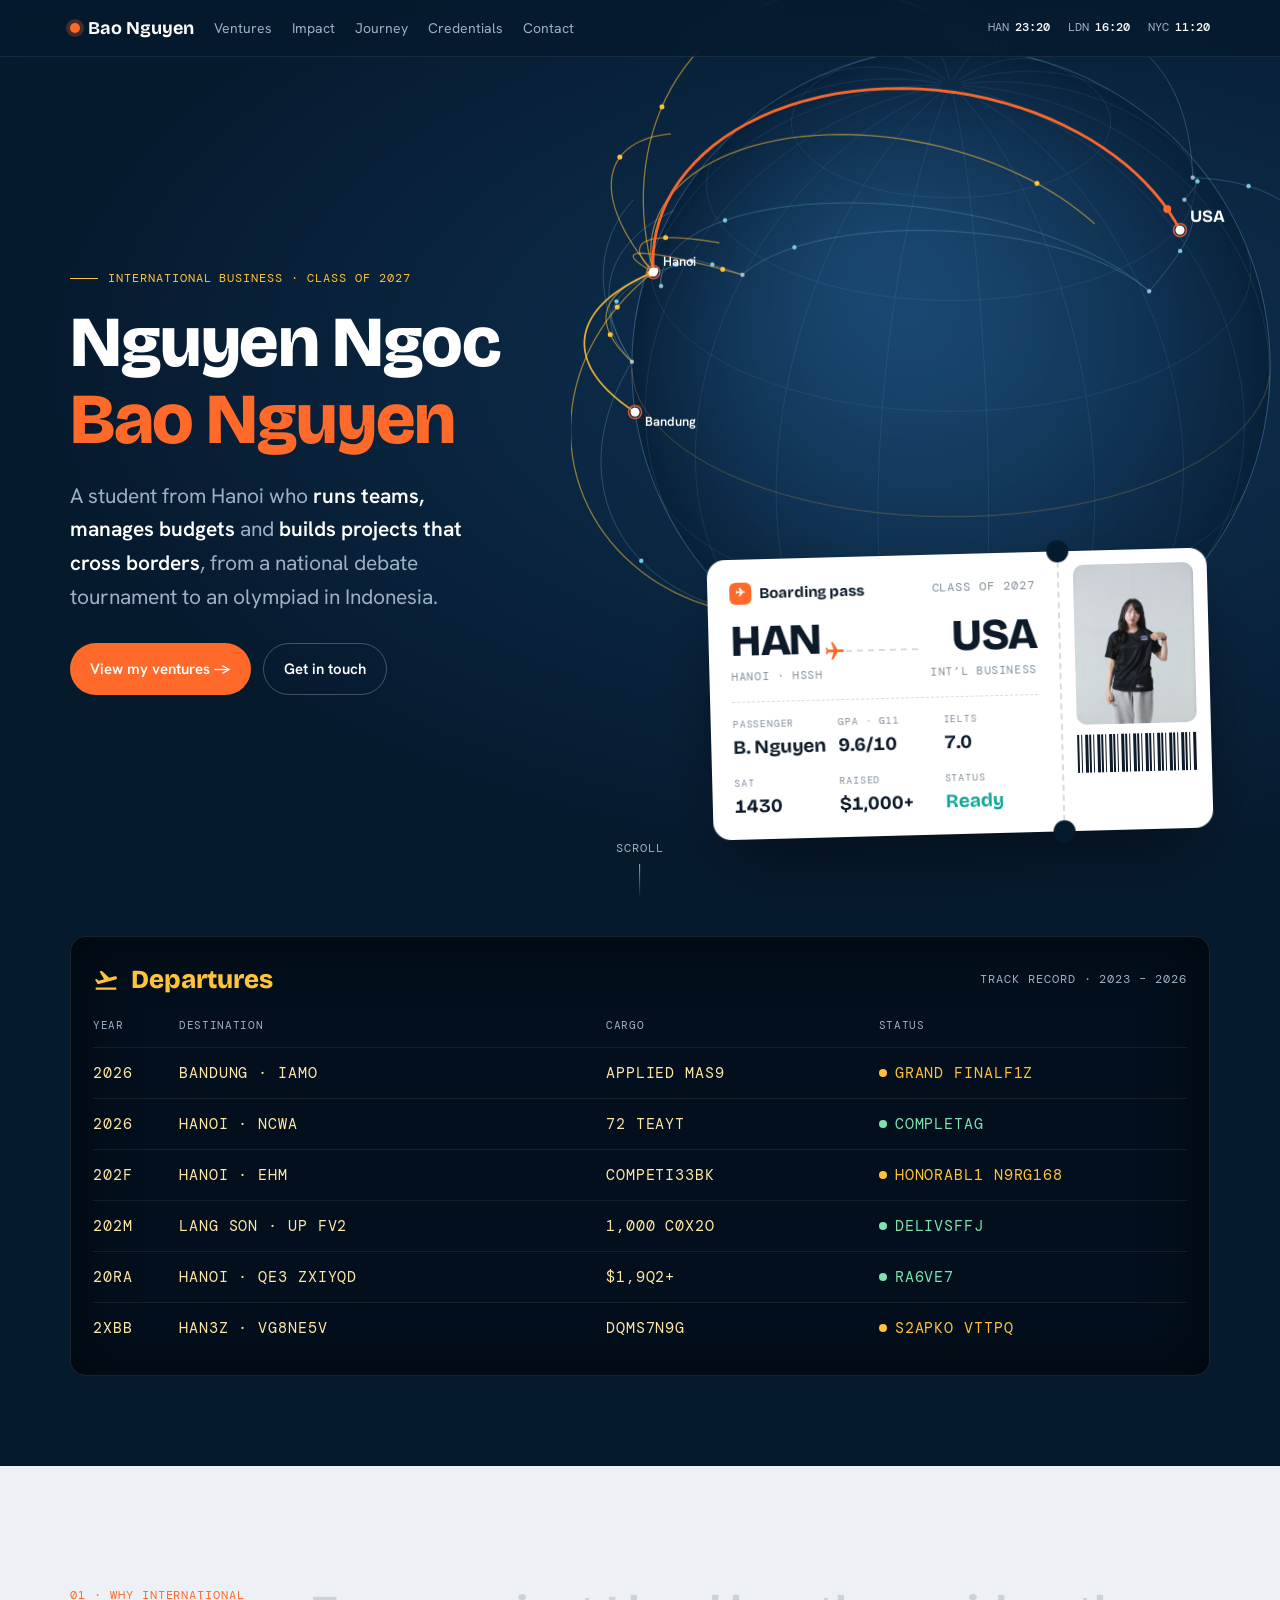
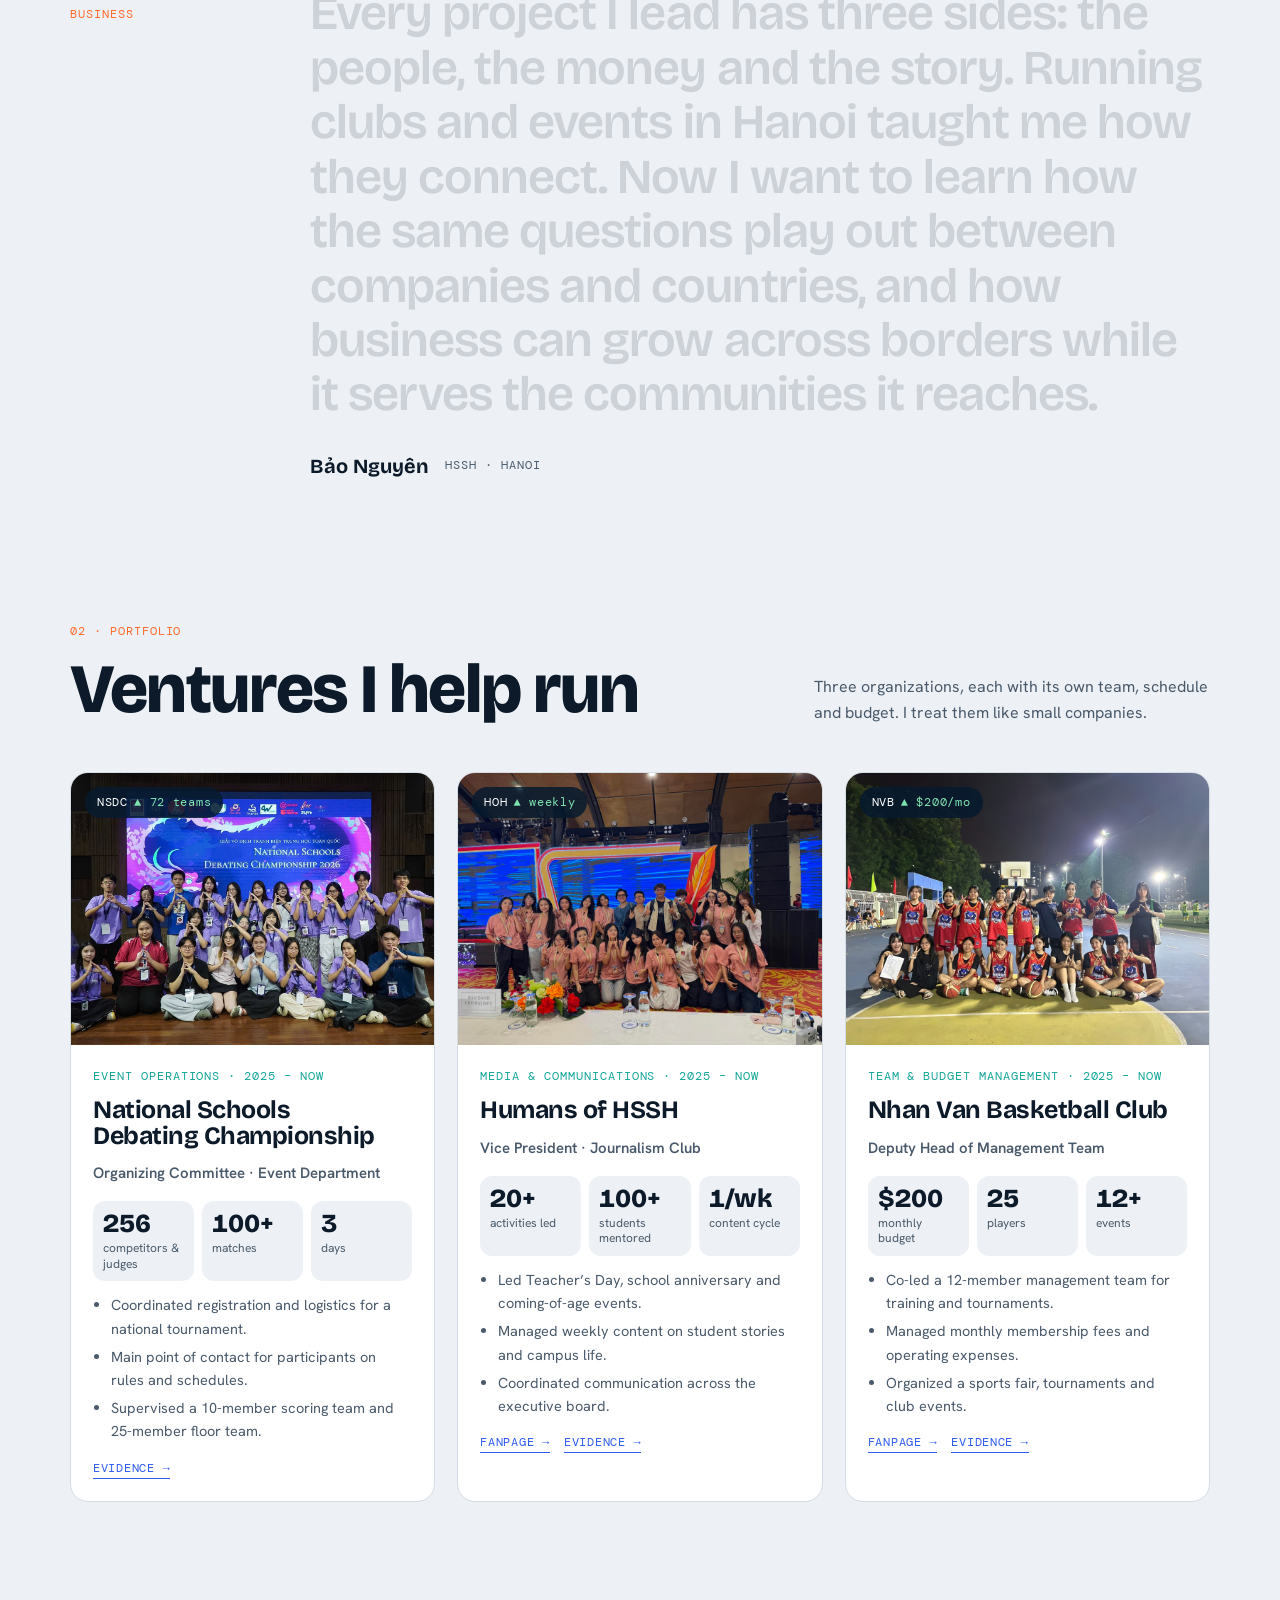
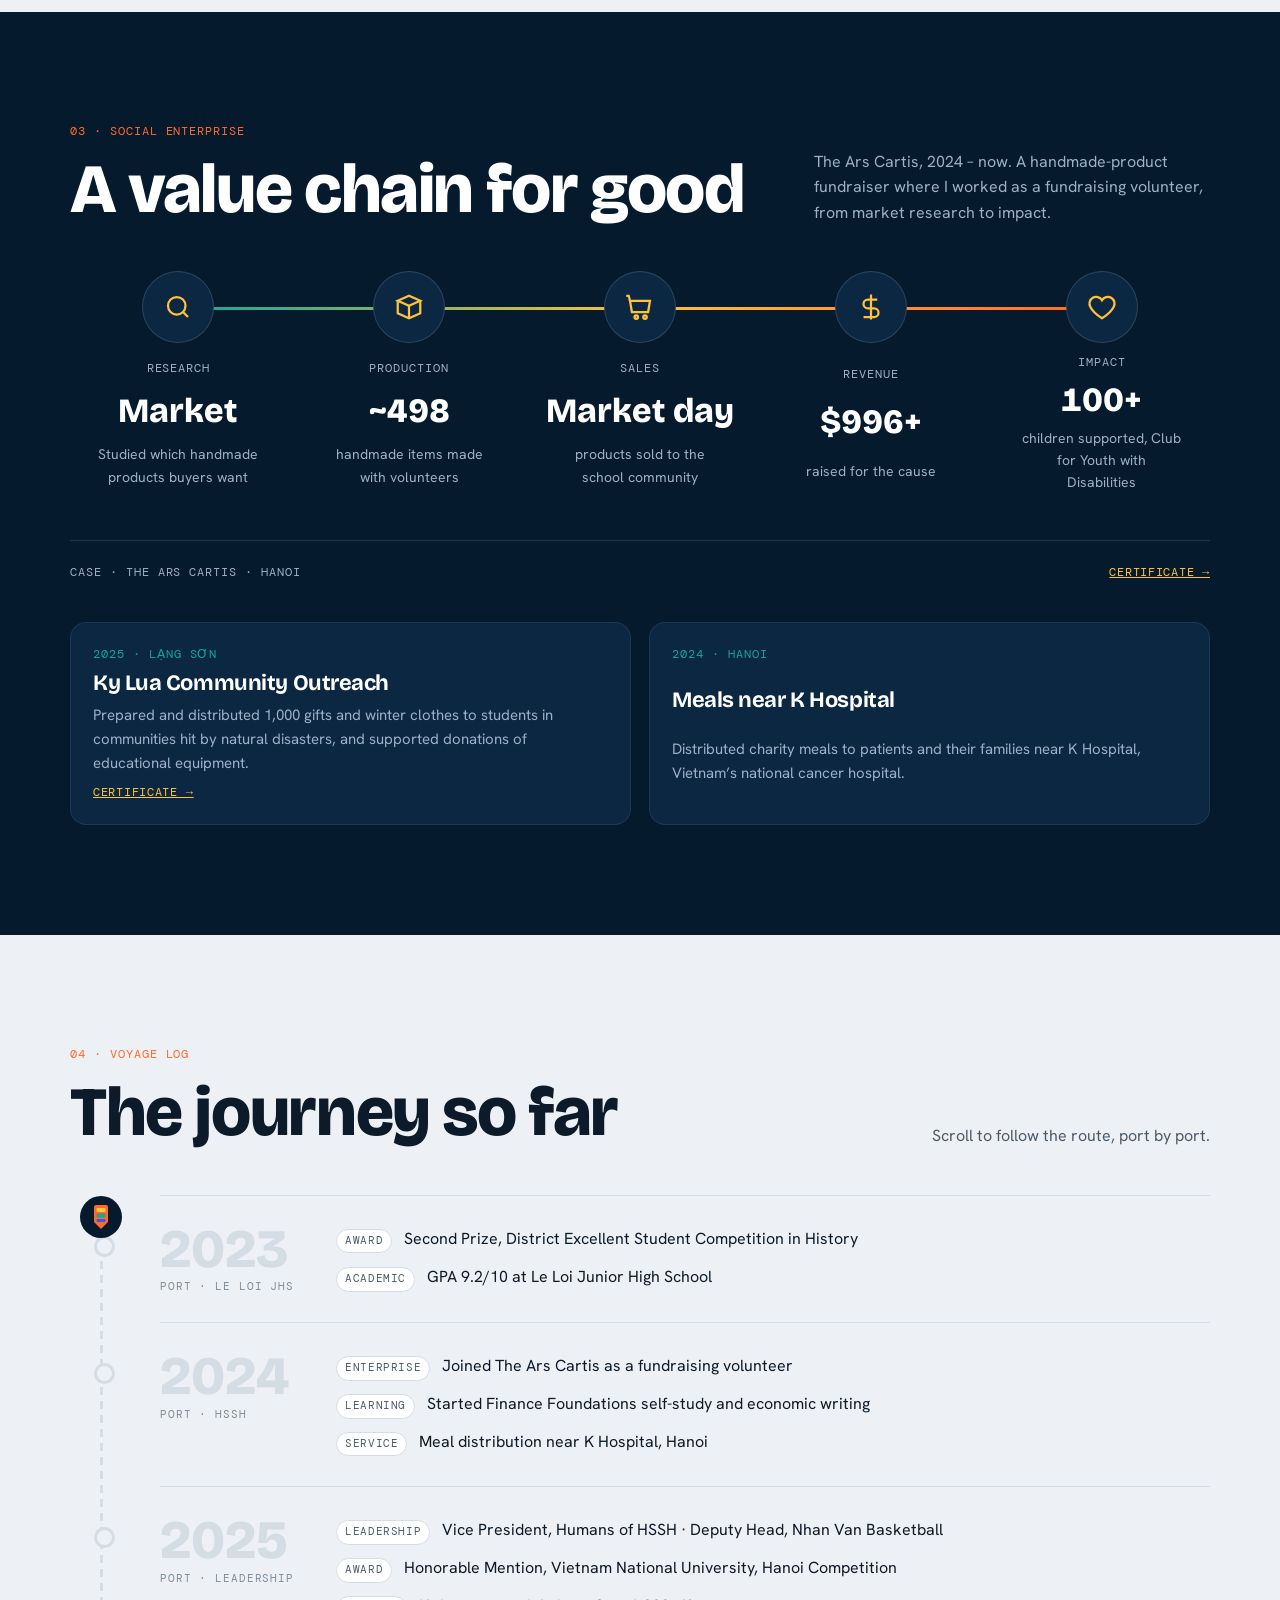
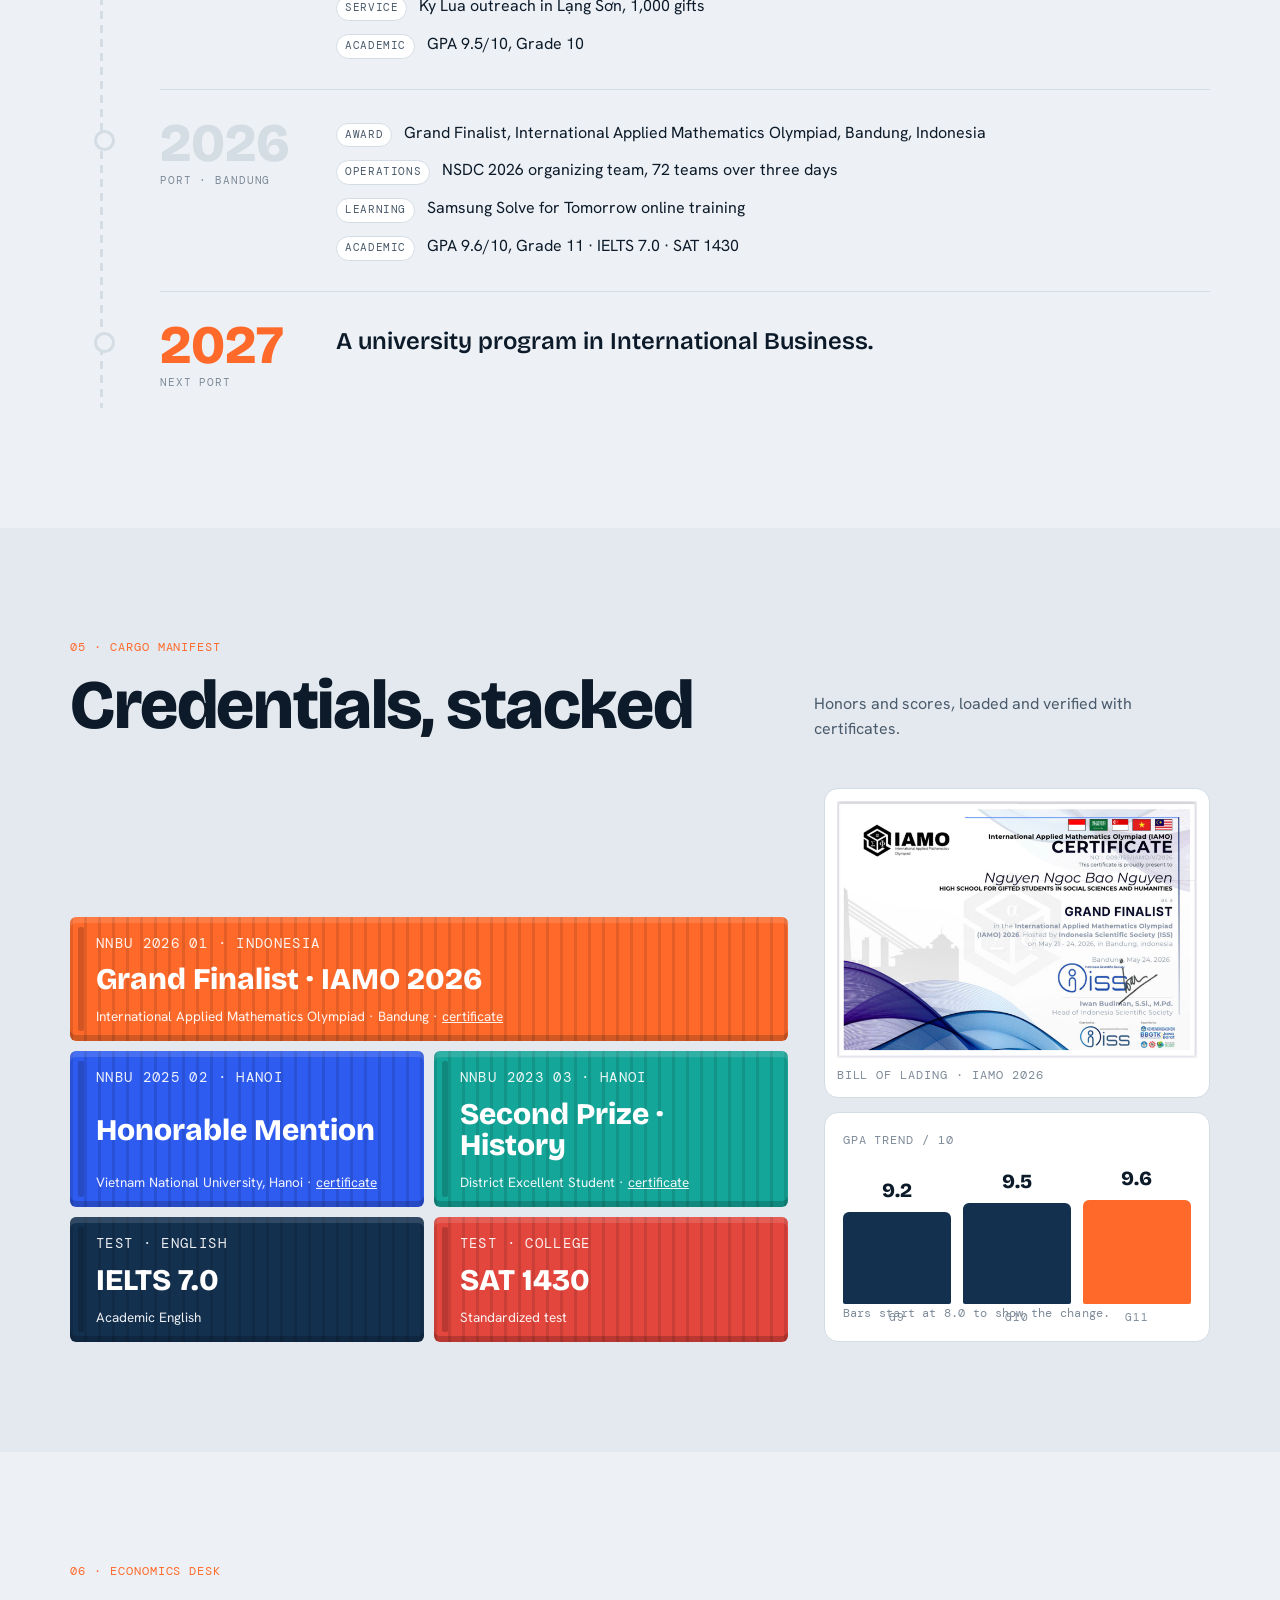
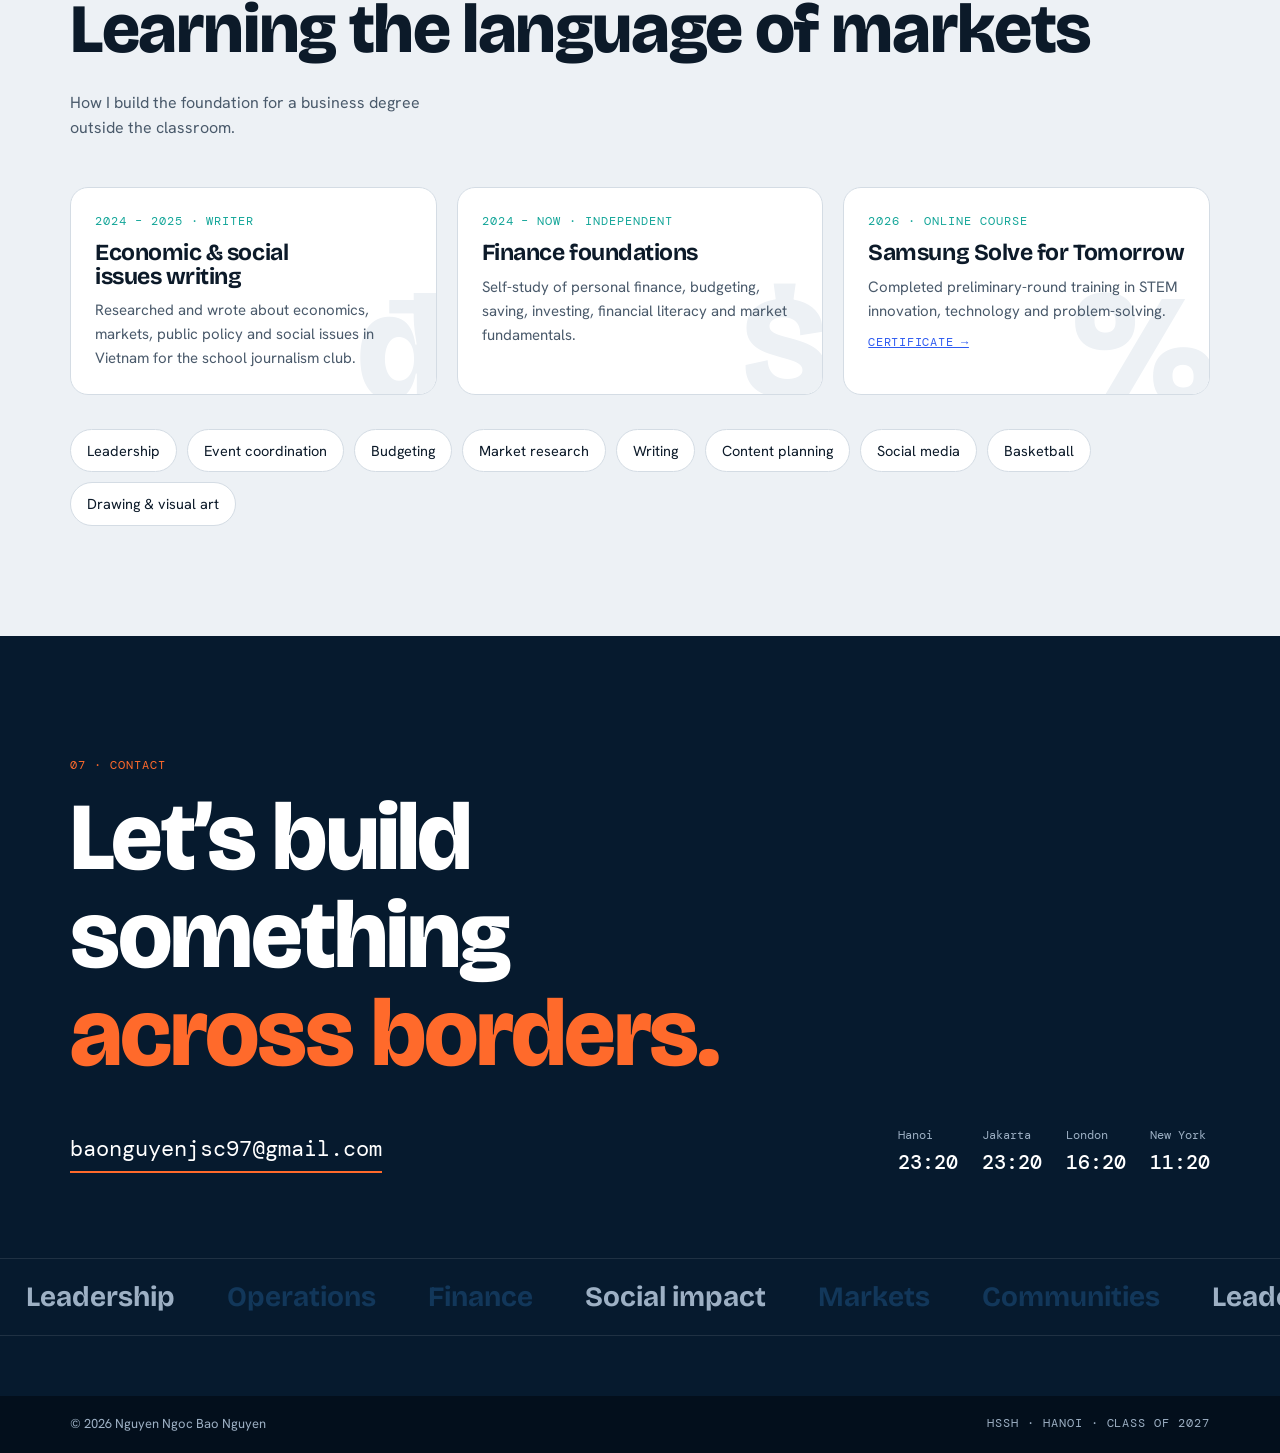
<file: index.html>
<!DOCTYPE html>
<html lang="en">
<head>
<meta charset="UTF-8">
<meta name="viewport" content="width=device-width, initial-scale=1.0, viewport-fit=cover">
<title>Bao Nguyen · Global Portfolio</title>
<meta name="claude:viewport-fit-sides" content="cover">
<meta name="description" content="Nguyen Ngoc Bao Nguyen, HSSH Hanoi, Class of 2027. Aspiring International Business student.">
<link rel="preconnect" href="https://fonts.googleapis.com">
<link rel="preconnect" href="https://fonts.gstatic.com" crossorigin>
<link rel="stylesheet" href="https://fonts.googleapis.com/css2?family=Bricolage+Grotesque:opsz,wght@12..96,400..800&family=Hanken+Grotesk:wght@400;500;600&family=DM+Mono:wght@400;500&display=swap">
<link rel="stylesheet" href="style.css">
</head>
<body>

<header class="bar">
  <div class="wrap">
    <a class="brand" href="#top"><i></i>Bao Nguyen</a>
    <nav class="navlinks" aria-label="Sections">
      <a href="#ventures">Ventures</a><a href="#chain">Impact</a><a href="#voyage">Journey</a><a href="#yard">Credentials</a><a href="#contact">Contact</a>
    </nav>
    <div class="clocks" aria-label="World clocks">
      <span class="z1">HAN<b data-tz="Asia/Ho_Chi_Minh">--:--</b></span>
      <span class="z2">LDN<b data-tz="Europe/London">--:--</b></span>
      <span class="z3">NYC<b data-tz="America/New_York">--:--</b></span>
    </div>
  </div>
  <div class="progress" id="progress"></div>
</header>

<!-- HERO -->
<section class="hero" id="top">
  <canvas id="globe" aria-hidden="true"></canvas>
  <div class="wrap">
    <div>
      <span class="hero__eyebrow mono">International Business · Class of 2027</span>
      <h1><span class="line"><span>Nguyen Ngoc</span></span><span class="line"><span>Bao Nguyen</span></span></h1>
      <p class="hero__lead">A student from Hanoi who <b>runs teams, manages budgets</b> and <b>builds projects that cross borders</b>, from a national debate tournament to an olympiad in Indonesia.</p>
      <div class="hero__cta">
        <a class="btn btn--solid" href="#ventures">View my ventures →</a>
        <a class="btn btn--ghost" href="#contact">Get in touch</a>
      </div>
    </div>

    <article class="pass" aria-label="Profile summary styled as a boarding pass">
      <div class="pass__main">
        <div class="pass__top">
          <span class="pass__airline"><i>✈</i>Boarding pass</span>
          <span class="mono" style="color:var(--muted)">Class of 2027</span>
        </div>
        <div class="pass__route">
          <div><b>HAN</b><small>Hanoi · HSSH</small></div>
          <div class="pass__path"><svg viewBox="0 0 24 24" fill="currentColor"><path d="M21 16v-2l-8-5V3.5a1.5 1.5 0 0 0-3 0V9l-8 5v2l8-2.5V19l-2 1.5V22l3.5-1 3.5 1v-1.5L13 19v-5.5z" transform="rotate(90 12 12)"/></svg></div>
          <div style="text-align:right"><b>USA</b><small>Int’l Business</small></div>
        </div>
        <div class="pass__fields">
          <div><span>Passenger</span><b>B. Nguyen</b></div>
          <div><span>GPA · G11</span><b>9.6/10</b></div>
          <div><span>IELTS</span><b>7.0</b></div>
          <div><span>SAT</span><b>1430</b></div>
          <div><span>Raised</span><b>$1,000+</b></div>
          <div><span>Status</span><b style="color:var(--teal)">Ready</b></div>
        </div>
      </div>
      <div class="pass__stub">
        <img src="img/portrait.jpg" alt="Portrait of Nguyen Ngoc Bao Nguyen">
        <div class="barcode" aria-hidden="true"></div>
      </div>
    </article>
  </div>
  <div class="scroll-hint mono" aria-hidden="true">Scroll<i></i></div>
</section>

<!-- DEPARTURES -->
<section class="board-sec" aria-label="Track record">
  <div class="wrap">
    <div class="board" data-reveal>
      <div class="board__head">
        <span class="board__title"><svg viewBox="0 0 24 24" fill="currentColor"><path d="M2.5 19h19v2h-19zM22.07 9.64c-.21-.8-1.04-1.28-1.84-1.06L14.92 10l-6.9-6.43-1.93.51 4.14 7.17-4.97 1.33-1.97-1.54-1.45.39 2.59 4.49L21 11.49c.81-.23 1.28-1.05 1.07-1.85z"/></svg>Departures</span>
        <span class="mono" style="color:var(--on-dark-2)">Track record · 2023 – 2026</span>
      </div>
      <div class="row row--h"><span>Year</span><span>Destination</span><span>Cargo</span><span>Status</span></div>
      <div class="row"><span class="flap">2026</span><span class="flap">Bandung · IAMO</span><span class="flap">Applied math</span><span class="st st--gold flap">Grand finalist</span></div>
      <div class="row"><span class="flap">2026</span><span class="flap">Hanoi · NSDC</span><span class="flap">72 teams</span><span class="st flap">Completed</span></div>
      <div class="row"><span class="flap">2025</span><span class="flap">Hanoi · VNU</span><span class="flap">Competition</span><span class="st st--gold flap">Honorable mention</span></div>
      <div class="row"><span class="flap">2025</span><span class="flap">Lang Son · Ky Lua</span><span class="flap">1,000 gifts</span><span class="st flap">Delivered</span></div>
      <div class="row"><span class="flap">2024</span><span class="flap">Hanoi · Ars Cartis</span><span class="flap">$1,000+</span><span class="st flap">Raised</span></div>
      <div class="row"><span class="flap">2023</span><span class="flap">Hanoi · History</span><span class="flap">District</span><span class="st st--gold flap">Second prize</span></div>
    </div>
  </div>
</section>

<!-- MISSION -->
<section class="mission" id="mission">
  <div class="wrap mission__grid">
    <span class="mono mission__label">01 · Why International Business</span>
    <div>
      <p class="mission__text" id="words">Every project I lead has three sides: the <span class="hl">people</span>, the <span class="hl">money</span> and the <span class="hl">story</span>. Running clubs and events in Hanoi taught me how they connect. Now I want to learn how the same questions play out between companies and countries, and how business can grow across borders while it serves the communities it reaches.</p>
      <div class="mission__sign"><b>Bảo Nguyên</b><span class="mono">HSSH · Hanoi</span></div>
    </div>
  </div>
</section>

<!-- VENTURES -->
<section class="sec" id="ventures" style="background:var(--paper);padding-top:20px">
  <div class="wrap">
    <div class="sec-head" data-reveal>
      <div><span class="idx mono">02 · Portfolio</span><h2>Ventures I help run</h2></div>
      <p>Three organizations, each with its own team, schedule and budget. I treat them like small companies.</p>
    </div>
    <div class="ventures">
      <article class="v" data-reveal>
        <div class="v__img"><img src="img/nsdc.jfif" alt="NSDC 2026 organizing team" loading="lazy"><span class="v__ticker">NSDC <em>▲ 72 teams</em></span></div>
        <div class="v__body">
          <span class="mono v__sector">Event operations · 2025 – now</span>
          <h3>National Schools Debating Championship</h3>
          <p class="v__role">Organizing Committee · Event Department</p>
          <div class="kpis">
            <div class="kpi"><b data-count="256">0</b><span>competitors &amp; judges</span></div>
            <div class="kpi"><b data-count="100" data-suffix="+">0</b><span>matches</span></div>
            <div class="kpi"><b data-count="3">0</b><span>days</span></div>
          </div>
          <ul>
            <li>Coordinated registration and logistics for a national tournament.</li>
            <li>Main point of contact for participants on rules and schedules.</li>
            <li>Supervised a 10-member scoring team and 25-member floor team.</li>
          </ul>
          <div class="v__links"><a href="https://drive.google.com/drive/folders/1564tqo0RFA27vMtkPi3znmkjTKMk3e94?usp=drive_link" target="_blank" rel="noopener">Evidence →</a></div>
        </div>
      </article>
      <article class="v" data-reveal style="transition-delay:.1s">
        <div class="v__img"><img src="img/journalism.jpeg" alt="Humans of HSSH team at a school event" loading="lazy"><span class="v__ticker">HOH <em>▲ weekly</em></span></div>
        <div class="v__body">
          <span class="mono v__sector">Media &amp; communications · 2025 – now</span>
          <h3>Humans of HSSH</h3>
          <p class="v__role">Vice President · Journalism Club</p>
          <div class="kpis">
            <div class="kpi"><b data-count="20" data-suffix="+">0</b><span>activities led</span></div>
            <div class="kpi"><b data-count="100" data-suffix="+">0</b><span>students mentored</span></div>
            <div class="kpi"><b>1/wk</b><span>content cycle</span></div>
          </div>
          <ul>
            <li>Led Teacher’s Day, school anniversary and coming-of-age events.</li>
            <li>Managed weekly content on student stories and campus life.</li>
            <li>Coordinated communication across the executive board.</li>
          </ul>
          <div class="v__links">
            <a href="https://www.facebook.com/share/19uk46ThCu/?mibextid=wwXIfr" target="_blank" rel="noopener">Fanpage →</a>
            <a href="https://drive.google.com/drive/folders/1JvlvHbdgwK4Tr2Z-c7HSg-DwMkD_jBEz?usp=drive_link" target="_blank" rel="noopener">Evidence →</a>
          </div>
        </div>
      </article>
      <article class="v" data-reveal style="transition-delay:.2s">
        <div class="v__img"><img src="img/basketball.jpg" alt="Nhan Van Basketball Club team on court" loading="lazy"><span class="v__ticker">NVB <em>▲ $200/mo</em></span></div>
        <div class="v__body">
          <span class="mono v__sector">Team &amp; budget management · 2025 – now</span>
          <h3>Nhan Van Basketball Club</h3>
          <p class="v__role">Deputy Head of Management Team</p>
          <div class="kpis">
            <div class="kpi"><b data-count="200" data-prefix="$">0</b><span>monthly budget</span></div>
            <div class="kpi"><b data-count="25">0</b><span>players</span></div>
            <div class="kpi"><b data-count="12" data-suffix="+">0</b><span>events</span></div>
          </div>
          <ul>
            <li>Co-led a 12-member management team for training and tournaments.</li>
            <li>Managed monthly membership fees and operating expenses.</li>
            <li>Organized a sports fair, tournaments and club events.</li>
          </ul>
          <div class="v__links">
            <a href="https://www.facebook.com/share/1Hru53Z18d/?mibextid=wwXIfr" target="_blank" rel="noopener">Fanpage →</a>
            <a href="https://drive.google.com/drive/folders/1fm0mdVKOPn7eqF8-PFFAv356smqE0lTl?usp=drive_link" target="_blank" rel="noopener">Evidence →</a>
          </div>
        </div>
      </article>
    </div>
  </div>
</section>

<!-- VALUE CHAIN -->
<section class="sec dark" id="chain">
  <div class="wrap">
    <div class="sec-head" data-reveal>
      <div><span class="idx mono">03 · Social enterprise</span><h2>A value chain for good</h2></div>
      <p>The Ars Cartis, 2024 – now. A handmade-product fundraiser where I worked as a fundraising volunteer, from market research to impact.</p>
    </div>
    <div class="chain" id="chainEl">
      <div class="chain__track"><div class="chain__fill"></div><div class="chain__box"></div></div>
      <div class="node"><div class="node__ic"><svg viewBox="0 0 24 24" fill="none" stroke="currentColor" stroke-width="1.8"><circle cx="11" cy="11" r="7"/><path d="m20 20-4-4"/></svg></div><span class="mono">Research</span><b>Market</b><p>Studied which handmade products buyers want</p></div>
      <div class="node"><div class="node__ic"><svg viewBox="0 0 24 24" fill="none" stroke="currentColor" stroke-width="1.8"><path d="M3 7l9-4 9 4-9 4z"/><path d="M3 7v10l9 4 9-4V7"/><path d="M12 11v10"/></svg></div><span class="mono">Production</span><b data-count="500" data-prefix="~">0</b><p>handmade items made with volunteers</p></div>
      <div class="node"><div class="node__ic"><svg viewBox="0 0 24 24" fill="none" stroke="currentColor" stroke-width="1.8"><path d="M4 7h16l-1.5 9h-13z"/><circle cx="9" cy="20" r="1.4"/><circle cx="16" cy="20" r="1.4"/><path d="M4 7 3 3H1"/></svg></div><span class="mono">Sales</span><b>Market day</b><p>products sold to the school community</p></div>
      <div class="node"><div class="node__ic"><svg viewBox="0 0 24 24" fill="none" stroke="currentColor" stroke-width="1.8"><path d="M12 2v20M17 6H9.5a3.5 3.5 0 0 0 0 7h5a3.5 3.5 0 0 1 0 7H6"/></svg></div><span class="mono">Revenue</span><b data-count="1000" data-prefix="$" data-suffix="+">0</b><p>raised for the cause</p></div>
      <div class="node"><div class="node__ic"><svg viewBox="0 0 24 24" fill="none" stroke="currentColor" stroke-width="1.8"><path d="M12 21s-7-4.4-9.3-9A5.3 5.3 0 0 1 12 6.6 5.3 5.3 0 0 1 21.3 12C19 16.6 12 21 12 21z"/></svg></div><span class="mono">Impact</span><b data-count="100" data-suffix="+">0</b><p>children supported, Club for Youth with Disabilities</p></div>
    </div>
    <div class="case-meta" data-reveal>
      <span class="mono">Case · The Ars Cartis · Hanoi</span>
      <a href="https://drive.google.com/file/d/1FQi8Qskn2AZbkF7FSmLgQLFrfGtZhatb/view?usp=drive_link" target="_blank" rel="noopener">Certificate →</a>
    </div>
    <div class="minis">
      <article class="mini" data-reveal>
        <span class="mono">2025 · Lạng Sơn</span>
        <h3>Ky Lua Community Outreach</h3>
        <p>Prepared and distributed 1,000 gifts and winter clothes to students in communities hit by natural disasters, and supported donations of educational equipment.</p>
        <a href="https://drive.google.com/file/d/1Xp3bE8mfV4iQxL7yBxyjpvo2VCWZf26T/view?usp=drive_link" target="_blank" rel="noopener">Certificate →</a>
      </article>
      <article class="mini" data-reveal style="transition-delay:.1s">
        <span class="mono">2024 · Hanoi</span>
        <h3>Meals near K Hospital</h3>
        <p>Distributed charity meals to patients and their families near K Hospital, Vietnam’s national cancer hospital.</p>
      </article>
    </div>
  </div>
</section>

<!-- VOYAGE LOG -->
<section class="sec" id="voyage">
  <div class="wrap">
    <div class="sec-head" data-reveal>
      <div><span class="idx mono">04 · Voyage log</span><h2>The journey so far</h2></div>
      <p>Scroll to follow the route, port by port.</p>
    </div>
    <div class="voyage" id="voyageEl">
      <div class="voyage__route"><div class="voyage__fill" id="vfill"></div></div>
      <div class="ship" id="ship" aria-hidden="true">
        <svg viewBox="0 0 44 44"><circle cx="22" cy="22" r="21" fill="#061A2E"/><path d="M22 34 15 27V12a2 2 0 0 1 2-2h10a2 2 0 0 1 2 2v15z" fill="#FF6A2B"/><rect x="17.5" y="13" width="9" height="4" rx="1" fill="#FFC23A"/><rect x="17.5" y="18.5" width="9" height="4" rx="1" fill="#14A699"/><rect x="17.5" y="24" width="9" height="3" rx="1" fill="#2E5BF0"/></svg>
      </div>
      <div class="port">
        <div class="port__yr">2023<small>Port · Le Loi JHS</small></div>
        <ul>
          <li><i>Award</i><span>Second Prize, District Excellent Student Competition in History</span></li>
          <li><i>Academic</i><span>GPA 9.2/10 at Le Loi Junior High School</span></li>
        </ul>
      </div>
      <div class="port">
        <div class="port__yr">2024<small>Port · HSSH</small></div>
        <ul>
          <li><i>Enterprise</i><span>Joined The Ars Cartis as a fundraising volunteer</span></li>
          <li><i>Learning</i><span>Started Finance Foundations self-study and economic writing</span></li>
          <li><i>Service</i><span>Meal distribution near K Hospital, Hanoi</span></li>
        </ul>
      </div>
      <div class="port">
        <div class="port__yr">2025<small>Port · Leadership</small></div>
        <ul>
          <li><i>Leadership</i><span>Vice President, Humans of HSSH · Deputy Head, Nhan Van Basketball</span></li>
          <li><i>Award</i><span>Honorable Mention, Vietnam National University, Hanoi Competition</span></li>
          <li><i>Service</i><span>Ky Lua outreach in Lạng Sơn, 1,000 gifts</span></li>
          <li><i>Academic</i><span>GPA 9.5/10, Grade 10</span></li>
        </ul>
      </div>
      <div class="port">
        <div class="port__yr">2026<small>Port · Bandung</small></div>
        <ul>
          <li><i>Award</i><span>Grand Finalist, International Applied Mathematics Olympiad, Bandung, Indonesia</span></li>
          <li><i>Operations</i><span>NSDC 2026 organizing team, 72 teams over three days</span></li>
          <li><i>Learning</i><span>Samsung Solve for Tomorrow online training</span></li>
          <li><i>Academic</i><span>GPA 9.6/10, Grade 11 · IELTS 7.0 · SAT 1430</span></li>
        </ul>
      </div>
      <div class="port port--next">
        <div class="port__yr">2027<small>Next port</small></div>
        <ul><li><span>A university program in International Business.</span></li></ul>
      </div>
    </div>
  </div>
</section>

<!-- CONTAINER YARD -->
<section class="sec" id="yard" style="background:#E3E9EF">
  <div class="wrap">
    <div class="sec-head" data-reveal>
      <div><span class="idx mono">05 · Cargo manifest</span><h2>Credentials, stacked</h2></div>
      <p>Honors and scores, loaded and verified with certificates.</p>
    </div>
    <div class="yard">
      <div class="stack" id="stack">
        <div class="box box--wide" style="--c:var(--orange)"><span class="box__code">NNBU 2026 01 · INDONESIA</span><b>Grand Finalist · IAMO 2026</b><span>International Applied Mathematics Olympiad · Bandung · <a href="https://drive.google.com/drive/folders/1jMRdAuYKw-zOdTcTqEtC3nJ8rAUayPgR?usp=drive_link" target="_blank" rel="noopener">certificate</a></span></div>
        <div class="box" style="--c:var(--blue)"><span class="box__code">NNBU 2025 02 · HANOI</span><b>Honorable Mention</b><span>Vietnam National University, Hanoi · <a href="https://drive.google.com/file/d/1JAfrwLzsNquccNbp3ZMmUiQuBei7Ot_9/view?usp=drive_link" target="_blank" rel="noopener">certificate</a></span></div>
        <div class="box" style="--c:var(--teal)"><span class="box__code">NNBU 2023 03 · HANOI</span><b>Second Prize · History</b><span>District Excellent Student · <a href="https://drive.google.com/file/d/1b9XrijfVidqo_X2Lg1Yj2WqxgX0p3iyy/view?usp=drive_link" target="_blank" rel="noopener">certificate</a></span></div>
        <div class="box" style="--c:var(--navy)"><span class="box__code">TEST · ENGLISH</span><b>IELTS 7.0</b><span>Academic English</span></div>
        <div class="box" style="--c:var(--red)"><span class="box__code">TEST · COLLEGE</span><b>SAT 1430</b><span>Standardized test</span></div>
      </div>
      <div class="crane">
        <figure class="cert" style="margin:0" data-reveal>
          <img src="img/iamo-certificate.jpg" alt="IAMO 2026 Grand Finalist certificate" loading="lazy">
          <figcaption class="mono">Bill of lading · IAMO 2026</figcaption>
        </figure>
        <div class="gpa" data-reveal>
          <span class="mono" style="color:var(--muted)">GPA trend / 10</span>
          <div class="gpa__bars" id="gpa">
            <div class="gpa__bar"><b>9.2</b><i data-h="92"></i><span>G9</span></div>
            <div class="gpa__bar"><b>9.5</b><i data-h="101"></i><span>G10</span></div>
            <div class="gpa__bar"><b>9.6</b><i data-h="104"></i><span>G11</span></div>
          </div>
          <span class="mono" style="color:var(--muted);text-transform:none;letter-spacing:.02em">Bars start at 8.0 to show the change.</span>
        </div>
      </div>
    </div>
  </div>
</section>

<!-- ECONOMICS DESK -->
<section class="sec" id="desk">
  <div class="wrap">
    <div class="sec-head" data-reveal>
      <div><span class="idx mono">06 · Economics desk</span><h2>Learning the language of markets</h2></div>
      <p>How I build the foundation for a business degree outside the classroom.</p>
    </div>
    <div class="desk">
      <article class="fx" data-sym="₫" data-reveal>
        <span class="mono">2024 – 2025 · Writer</span>
        <h3>Economic &amp; social issues writing</h3>
        <p>Researched and wrote about economics, markets, public policy and social issues in Vietnam for the school journalism club.</p>
      </article>
      <article class="fx" data-sym="$" data-reveal style="transition-delay:.1s">
        <span class="mono">2024 – now · Independent</span>
        <h3>Finance foundations</h3>
        <p>Self-study of personal finance, budgeting, saving, investing, financial literacy and market fundamentals.</p>
      </article>
      <article class="fx" data-sym="%" data-reveal style="transition-delay:.2s">
        <span class="mono">2026 · Online course</span>
        <h3>Samsung Solve for Tomorrow</h3>
        <p>Completed preliminary-round training in STEM innovation, technology and problem-solving.</p>
        <a href="https://drive.google.com/file/d/18boXtyYSglhoQgagXTkRteNSrD32sFY4/view?usp=drive_link" target="_blank" rel="noopener">Certificate →</a>
      </article>
    </div>
    <div class="skills" data-reveal>
      <span>Leadership</span><span>Event coordination</span><span>Budgeting</span><span>Market research</span><span>Writing</span><span>Content planning</span><span>Social media</span><span>Basketball</span><span>Drawing &amp; visual art</span>
    </div>
  </div>
</section>

<!-- CONTACT -->
<section class="contact" id="contact">
  <div class="wrap">
    <span class="idx mono">07 · Contact</span>
    <h2>Let’s build something <em>across borders.</em></h2>
    <div class="contact__row">
      <a class="email" href="mailto:baonguyenjsc97@gmail.com">baonguyenjsc97@gmail.com</a>
      <div class="zones">
        <span>Hanoi<b data-tz="Asia/Ho_Chi_Minh">--:--</b></span>
        <span>Jakarta<b data-tz="Asia/Jakarta">--:--</b></span>
        <span>London<b data-tz="Europe/London">--:--</b></span>
        <span>New York<b data-tz="America/New_York">--:--</b></span>
      </div>
    </div>
  </div>
  <div class="marquee" aria-hidden="true"><div>
    <span>Leadership</span><span>Operations</span><span>Finance</span><span>Social impact</span><span>Markets</span><span>Communities</span><span>Leadership</span><span>Operations</span><span>Finance</span><span>Social impact</span><span>Markets</span><span>Communities</span>
  </div></div>
</section>

<footer>
  <div class="wrap">
    <span>© 2026 Nguyen Ngoc Bao Nguyen</span>
    <span class="mono">HSSH · Hanoi · Class of 2027</span>
  </div>
</footer>

<script src="script.js"></script>
</body>
</html>

</body></html>
</file>
<file: style.css>
/* Concept: a student's journey told as global trade — boarding pass, departures board,
   portfolio of ventures, a value chain, a voyage log and a container yard of credentials.
   Single deliberate theme: deep ocean night + cool paper day, container colors as accents. */
:root{
  --ocean:#061A2E; --ocean-2:#0B2742; --ocean-3:#12375A;
  --paper:#EDF1F5; --card:#FFFFFF; --ink:#0C1A29; --ink-2:#4A5A6B; --muted:#7E8B99; --line:#D4DCE4;
  --orange:#FF6A2B; --yellow:#FFC23A; --teal:#14A699; --blue:#2E5BF0; --red:#E2463D; --navy:#13304F;
  --on-dark:#E6EEF6; --on-dark-2:#9DB0C4;
  --f-display:"Bricolage Grotesque", "Arial Narrow", Arial, sans-serif;
  --f-body:"Hanken Grotesk", system-ui, -apple-system, "Segoe UI", Arial, sans-serif;
  --f-mono:"DM Mono", ui-monospace, Menlo, Consolas, monospace;
  --gut:max(20px, env(safe-area-inset-left,0px));
  --gut-r:max(20px, env(safe-area-inset-right,0px));
  color-scheme:light;
}
*{box-sizing:border-box}
html{scroll-behavior:smooth}
body{margin:0;background:var(--paper);color:var(--ink);font-family:var(--f-body);font-size:16px;line-height:1.6;-webkit-font-smoothing:antialiased;overflow-x:hidden}
img{max-width:100%;display:block}
a{color:inherit}
a:focus-visible,button:focus-visible{outline:2px solid var(--orange);outline-offset:3px;border-radius:4px}
h1,h2,h3{font-family:var(--f-display);margin:0;line-height:1.02;letter-spacing:-.02em;text-wrap:balance}
p{margin:0}
.wrap{max-width:1180px;margin:0 auto;padding-left:var(--gut);padding-right:var(--gut-r)}
.mono{font-family:var(--f-mono);font-size:12px;letter-spacing:.08em;text-transform:uppercase}
section{scroll-margin-top:64px}

/* ===== top bar with world clocks ===== */
.bar{position:fixed;inset:0 0 auto;z-index:50;padding-top:env(safe-area-inset-top,0px);background:rgba(6,26,46,.82);backdrop-filter:blur(10px);-webkit-backdrop-filter:blur(10px);color:var(--on-dark);border-bottom:1px solid rgba(255,255,255,.08)}
.bar .wrap{display:flex;align-items:center;gap:20px;height:56px}
.brand{font-family:var(--f-display);font-weight:700;font-size:18px;text-decoration:none;color:#fff;white-space:nowrap;display:flex;align-items:center;gap:8px}
.brand i{width:10px;height:10px;border-radius:50%;background:var(--orange);box-shadow:0 0 0 4px rgba(255,106,43,.25);animation:pulse 2.4s ease-in-out infinite}
@keyframes pulse{50%{box-shadow:0 0 0 8px rgba(255,106,43,0)}}
.clocks{display:flex;gap:18px;margin-left:auto;font-family:var(--f-mono);font-size:12px;color:var(--on-dark-2)}
.clocks b{color:#fff;font-weight:500;margin-left:6px;font-variant-numeric:tabular-nums}
.navlinks{display:flex;gap:20px}
.navlinks a{color:var(--on-dark-2);text-decoration:none;font-size:14px}
.navlinks a:hover{color:#fff}
.progress{position:absolute;left:0;bottom:-1px;height:2px;width:100%;background:var(--orange);transform-origin:0 50%;transform:scaleX(0)}

/* ===== hero ===== */
.hero{position:relative;background:radial-gradient(120% 90% at 75% 40%, #0F3254 0%, var(--ocean) 60%);color:var(--on-dark);overflow:hidden;padding-top:calc(56px + env(safe-area-inset-top,0px))}
.hero .wrap{position:relative;z-index:2;display:grid;grid-template-columns:minmax(0,1.05fr) minmax(0,.95fr);gap:40px;align-items:center;min-height:min(860px,100svh);padding-block:56px 72px}
#globe{position:absolute;z-index:1;top:50%;right:-4%;width:min(760px,62vw);aspect-ratio:1;transform:translateY(-62%)}
.hero__eyebrow{display:inline-flex;align-items:center;gap:10px;color:var(--yellow)}
.hero__eyebrow::before{content:"";width:28px;height:1px;background:currentColor}
.hero h1{font-size:clamp(44px,5.6vw,84px);font-weight:800;color:#fff;margin:18px 0 18px}
.hero h1 .line{display:block;overflow:hidden;padding-bottom:.06em;white-space:nowrap}
.hero h1 .line span{display:inline-block;transform:translateY(105%);animation:rise .9s cubic-bezier(.2,.8,.2,1) forwards}
.hero h1 .line:nth-child(2) span{animation-delay:.12s;color:var(--orange)}
@keyframes rise{to{transform:none}}
.hero__lead{font-size:clamp(18px,1.9vw,21px);color:var(--on-dark-2);max-width:34ch}
.hero__lead b{color:#fff;font-weight:600}
.hero__cta{display:flex;flex-wrap:wrap;gap:12px;margin-top:30px}
.btn{display:inline-flex;align-items:center;gap:10px;padding:13px 20px;border-radius:999px;font-weight:600;text-decoration:none;font-size:15px;transition:transform .2s, background .2s}
.btn--solid{background:var(--orange);color:#fff}
.btn--solid:hover{transform:translateY(-2px)}
.btn--ghost{border:1px solid rgba(255,255,255,.25);color:#fff}
.btn--ghost:hover{background:rgba(255,255,255,.08)}

/* boarding pass */
.pass{position:relative;display:grid;grid-template-columns:minmax(0,1fr) 150px;background:var(--card);color:var(--ink);border-radius:18px;box-shadow:0 30px 70px -20px rgba(0,0,0,.55);opacity:0;transform:translateY(40px) rotate(2.5deg);animation:passIn 1s .35s cubic-bezier(.2,.8,.2,1) forwards;max-width:500px;justify-self:end;align-self:end;margin-bottom:10px;width:100%}
@keyframes passIn{to{opacity:1;transform:rotate(-1.5deg)}}
.pass:hover{transform:rotate(0) translateY(-4px);transition:transform .35s}
.pass__main{padding:22px 22px 18px;display:grid;gap:16px;min-width:0}
.pass__top{display:flex;justify-content:space-between;align-items:center;gap:10px}
.pass__airline{font-family:var(--f-display);font-weight:700;font-size:15px;display:flex;align-items:center;gap:8px}
.pass__airline i{width:22px;height:22px;border-radius:6px;background:var(--orange);display:grid;place-items:center;color:#fff;font-style:normal;font-size:12px}
.pass__route{display:grid;grid-template-columns:auto 1fr auto;align-items:center;gap:12px}
.pass__route b{font-family:var(--f-display);font-size:44px;font-weight:800;line-height:.9;letter-spacing:-.03em}
.pass__route small{display:block;font-family:var(--f-mono);font-size:10.5px;color:var(--muted);letter-spacing:.06em;margin-top:6px;text-transform:uppercase}
.pass__path{position:relative;height:2px;background:repeating-linear-gradient(90deg,var(--line) 0 6px,transparent 6px 11px)}
.pass__path svg{position:absolute;top:50%;left:0;width:22px;height:22px;transform:translate(-50%,-50%);animation:fly 4s ease-in-out infinite;color:var(--orange)}
@keyframes fly{0%{left:0}70%,100%{left:100%}}
.pass__fields{display:grid;grid-template-columns:repeat(3,minmax(0,1fr));gap:12px 10px;border-top:1px dashed var(--line);padding-top:14px}
.pass__fields span{display:block;font-family:var(--f-mono);font-size:10px;color:var(--muted);letter-spacing:.08em;text-transform:uppercase}
.pass__fields b{font-family:var(--f-display);font-size:19px;font-weight:700;font-variant-numeric:tabular-nums}
.pass__stub{position:relative;border-left:2px dashed var(--line);padding:14px;display:grid;gap:10px;align-content:start}
.pass__stub::before,.pass__stub::after{content:"";position:absolute;left:-12px;width:22px;height:22px;border-radius:50%;background:var(--ocean)}
.pass__stub::before{top:-11px}.pass__stub::after{bottom:-11px}
.pass__stub img{width:100%;aspect-ratio:3/4;object-fit:cover;object-position:50% 18%;border-radius:10px}
.barcode{height:38px;background:repeating-linear-gradient(90deg,var(--ink) 0 2px,transparent 2px 4px,var(--ink) 4px 5px,transparent 5px 8px,var(--ink) 8px 11px,transparent 11px 12px)}
.scroll-hint{position:absolute;z-index:2;left:50%;bottom:18px;transform:translateX(-50%);color:var(--on-dark-2);display:grid;justify-items:center;gap:6px}
.scroll-hint i{width:1px;height:34px;background:linear-gradient(var(--on-dark-2),transparent);animation:drip 1.8s ease-in-out infinite}
@keyframes drip{0%{transform:scaleY(0);transform-origin:top}50%{transform:scaleY(1);transform-origin:top}51%{transform-origin:bottom}100%{transform:scaleY(0);transform-origin:bottom}}

/* ===== departures board ===== */
.board-sec{background:var(--ocean);padding:20px 0 90px;color:var(--on-dark)}
.board{background:#030F1C;border:1px solid rgba(255,255,255,.08);border-radius:16px;padding:22px;box-shadow:inset 0 0 60px rgba(0,0,0,.6)}
.board__head{display:flex;justify-content:space-between;align-items:center;gap:12px;flex-wrap:wrap;margin-bottom:12px}
.board__title{font-family:var(--f-display);font-weight:800;font-size:26px;color:var(--yellow);display:flex;align-items:center;gap:12px}
.board__title svg{width:26px;height:26px}
.row{display:grid;grid-template-columns:70px minmax(0,1.6fr) minmax(0,1fr) minmax(0,1.2fr);gap:16px;align-items:center;padding:13px 0;border-top:1px solid rgba(255,255,255,.07);font-family:var(--f-mono);font-size:15px;letter-spacing:.06em;text-transform:uppercase}
.row--h{color:var(--on-dark-2);font-size:11px;border-top:0;padding-top:4px}
.row .flap{color:#FFE7A6}
.row .st{display:inline-flex;align-items:center;gap:8px;color:#7FE3B0}
.row .st::before{content:"";width:8px;height:8px;border-radius:50%;background:currentColor;animation:blink 1.6s steps(2) infinite}
.row .st--gold{color:var(--yellow)}
@keyframes blink{50%{opacity:.25}}

/* ===== mission (scroll-lit words) ===== */
.mission{padding:120px 0;background:var(--paper)}
.mission__grid{display:grid;grid-template-columns:200px minmax(0,1fr);gap:40px}
.mission__label{color:var(--orange);position:sticky;top:96px;align-self:start}
.mission__text{font-family:var(--f-display);font-weight:600;font-size:clamp(28px,3.8vw,50px);line-height:1.12;letter-spacing:-.02em;color:var(--ink)}
.mission__text .w{opacity:.14;transition:opacity .25s}
.mission__text .w.on{opacity:1}
.mission__text .hl.on{color:var(--orange)}
.mission__sign{margin-top:28px;display:flex;gap:16px;align-items:center;color:var(--ink-2)}
.mission__sign b{font-family:var(--f-display);font-size:20px;color:var(--ink)}

/* section heads */
.sec{padding:110px 0}
.sec-head{display:flex;justify-content:space-between;align-items:end;gap:24px;flex-wrap:wrap;margin-bottom:46px}
.sec-head h2{font-size:clamp(38px,5.4vw,72px);font-weight:800}
.sec-head p{max-width:44ch;color:var(--ink-2)}
.idx{display:block;color:var(--orange);margin-bottom:14px}
.dark{background:var(--ocean);color:var(--on-dark)}
.dark .sec-head h2{color:#fff}
.dark .sec-head p{color:var(--on-dark-2)}

/* reveal */
[data-reveal]{opacity:0;transform:translateY(30px);transition:opacity .8s cubic-bezier(.2,.8,.2,1),transform .8s cubic-bezier(.2,.8,.2,1)}
[data-reveal].in{opacity:1;transform:none}

/* ===== ventures ===== */
.ventures{display:grid;grid-template-columns:repeat(3,minmax(0,1fr));gap:22px}
.v{background:var(--card);border:1px solid var(--line);border-radius:18px;overflow:hidden;display:grid;grid-template-rows:auto 1fr;transition:transform .35s cubic-bezier(.2,.8,.2,1), box-shadow .35s}
.v:hover{transform:translateY(-6px);box-shadow:0 24px 50px -24px rgba(12,26,41,.35)}
.v__img{position:relative;aspect-ratio:4/3;overflow:hidden;background:var(--ocean-2)}
.v__img img{width:100%;height:100%;object-fit:cover;transition:transform .8s cubic-bezier(.2,.8,.2,1)}
.v:hover .v__img img{transform:scale(1.06)}
.v__ticker{position:absolute;left:14px;top:14px;display:flex;gap:6px;align-items:center;background:rgba(6,26,46,.85);color:#fff;border-radius:999px;padding:6px 12px;font-family:var(--f-mono);font-size:12px;letter-spacing:.06em}
.v__ticker em{font-style:normal;color:#7FE3B0}
.v__body{padding:22px;display:grid;gap:12px;align-content:start}
.v__sector{color:var(--teal)}
.v h3{font-size:25px;font-weight:700}
.v__role{font-weight:600;color:var(--ink-2);font-size:15px}
.kpis{display:grid;grid-template-columns:repeat(3,minmax(0,1fr));gap:8px;margin-top:4px}
.kpi{background:var(--paper);border-radius:12px;padding:10px 10px 9px}
.kpi b{display:block;font-family:var(--f-display);font-weight:800;font-size:26px;line-height:1;color:var(--ink);font-variant-numeric:tabular-nums}
.kpi span{font-size:12px;color:var(--ink-2);line-height:1.3;display:block;margin-top:4px}
.v ul{margin:0;padding-left:18px;color:var(--ink-2);font-size:14.5px;display:grid;gap:5px}
.v__links{display:flex;flex-wrap:wrap;gap:14px;margin-top:4px}
.v__links a{font-family:var(--f-mono);font-size:12px;letter-spacing:.06em;text-transform:uppercase;text-decoration:none;color:var(--blue);border-bottom:1px solid currentColor}

/* ===== value chain ===== */
.chain{position:relative;display:grid;grid-template-columns:repeat(5,minmax(0,1fr));gap:14px;margin-top:10px}
.chain__track{position:absolute;left:10%;right:10%;top:36px;height:3px;background:rgba(255,255,255,.12);border-radius:3px}
.chain__fill{position:absolute;inset:0;background:linear-gradient(90deg,var(--teal),var(--yellow),var(--orange));transform-origin:0 50%;transform:scaleX(0);transition:transform 2.6s cubic-bezier(.5,0,.2,1);border-radius:3px}
.chain__box{position:absolute;top:50%;left:0;width:30px;height:18px;border-radius:3px;background:var(--orange);transform:translate(-50%,-50%);transition:left 2.6s cubic-bezier(.5,0,.2,1);background-image:repeating-linear-gradient(90deg,rgba(0,0,0,.18) 0 2px,transparent 2px 5px);box-shadow:0 0 18px rgba(255,106,43,.7)}
.chain.in .chain__fill{transform:scaleX(1)}
.chain.in .chain__box{left:100%}
.node{position:relative;text-align:center;display:grid;justify-items:center;gap:10px;opacity:.35;transition:opacity .5s}
.chain.in .node{opacity:1}
.chain.in .node:nth-of-type(2){transition-delay:.5s}.chain.in .node:nth-of-type(3){transition-delay:1s}.chain.in .node:nth-of-type(4){transition-delay:1.5s}.chain.in .node:nth-of-type(5){transition-delay:2s}.chain.in .node:nth-of-type(6){transition-delay:2.5s}
.node__ic{width:72px;height:72px;border-radius:50%;background:var(--ocean-2);border:1px solid rgba(255,255,255,.14);display:grid;place-items:center;position:relative;z-index:1}
.node__ic svg{width:30px;height:30px;color:var(--yellow)}
.node span{color:var(--on-dark-2)}
.node b{font-family:var(--f-display);font-size:34px;font-weight:800;line-height:1;color:#fff;font-variant-numeric:tabular-nums}
.node p{font-size:14px;color:var(--on-dark-2);max-width:20ch}
.case-meta{display:flex;flex-wrap:wrap;gap:12px 28px;justify-content:space-between;align-items:center;margin-top:46px;padding-top:22px;border-top:1px solid rgba(255,255,255,.12);color:var(--on-dark-2)}
.case-meta a{color:var(--yellow);font-family:var(--f-mono);font-size:12px;letter-spacing:.06em;text-transform:uppercase}
.minis{display:grid;grid-template-columns:repeat(2,minmax(0,1fr));gap:18px;margin-top:40px}
.mini{background:var(--ocean-2);border:1px solid rgba(255,255,255,.08);border-radius:16px;padding:22px;display:grid;gap:8px}
.mini h3{font-size:22px;color:#fff;font-weight:700}
.mini p{color:var(--on-dark-2);font-size:15px}
.mini .mono{color:var(--teal)}
.mini a{color:var(--yellow);font-family:var(--f-mono);font-size:12px;letter-spacing:.06em;text-transform:uppercase}

/* ===== voyage log ===== */
.voyage{position:relative;display:grid;gap:0;padding-left:90px}
.voyage__route{position:absolute;left:30px;top:10px;bottom:10px;width:3px;background:repeating-linear-gradient(var(--line) 0 8px,transparent 8px 14px)}
.voyage__fill{position:absolute;left:0;top:0;width:100%;height:100%;background:var(--orange);transform-origin:top;transform:scaleY(0)}
.ship{position:absolute;left:31px;top:0;width:44px;height:44px;margin-left:-22px;z-index:2;will-change:transform}
.ship svg{width:100%;height:100%}
.port{position:relative;display:grid;grid-template-columns:150px minmax(0,1fr);gap:26px;padding:30px 0;border-top:1px solid var(--line)}
.port:first-of-type{border-top:0}
.port::before{content:"";position:absolute;left:-66px;top:40px;width:15px;height:15px;border-radius:50%;background:var(--paper);border:3px solid var(--line);transition:border-color .4s, background .4s}
.port.passed::before{border-color:var(--orange);background:var(--orange)}
.port__yr{font-family:var(--f-display);font-weight:800;font-size:54px;line-height:.9;color:var(--line);transition:color .5s}
.port.passed .port__yr{color:var(--ink)}
.port__yr small{display:block;font-family:var(--f-mono);font-size:11px;font-weight:400;letter-spacing:.08em;color:var(--muted);margin-top:8px;text-transform:uppercase}
.port ul{list-style:none;margin:0;padding:0;display:grid;gap:10px}
.port li{display:grid;grid-template-columns:auto 1fr;gap:12px;align-items:baseline}
.port li i{font-style:normal;font-family:var(--f-mono);font-size:10.5px;letter-spacing:.06em;padding:3px 8px;border-radius:999px;background:var(--card);border:1px solid var(--line);color:var(--ink-2);text-transform:uppercase;white-space:nowrap}
.port--next .port__yr{color:var(--orange)!important}
.port--next li{font-family:var(--f-display);font-size:24px;font-weight:600}

/* ===== container yard ===== */
.yard{display:grid;grid-template-columns:minmax(0,1.3fr) minmax(0,.7fr);gap:36px;align-items:end}
.stack{display:grid;grid-template-columns:repeat(2,minmax(0,1fr));gap:10px;align-content:end}
.box{--c:var(--orange);position:relative;min-height:118px;border-radius:6px;padding:16px 18px 14px 26px;color:#fff;background:var(--c);background-image:repeating-linear-gradient(90deg,rgba(0,0,0,.11) 0 3px,transparent 3px 14px);box-shadow:inset 0 -6px 0 rgba(0,0,0,.18), inset 0 6px 0 rgba(255,255,255,.12);display:grid;align-content:space-between;gap:10px;transform:translateY(-120vh);opacity:0}
.box::before{content:"";position:absolute;left:8px;top:10px;bottom:10px;width:6px;border-radius:2px;background:rgba(0,0,0,.18)}
.box--wide{grid-column:span 2}
.box__code{font-family:var(--f-mono);font-size:11px;letter-spacing:.1em;opacity:.85}
.box b{font-family:var(--f-display);font-weight:800;font-size:clamp(22px,2.4vw,30px);line-height:1.05}
.box span{font-size:13.5px;opacity:.92}
.box a{color:#fff}
.stack.in .box{animation:drop .9s cubic-bezier(.3,1.35,.5,1) forwards}
.stack.in .box:nth-child(1){animation-delay:.9s}.stack.in .box:nth-child(2){animation-delay:.75s}.stack.in .box:nth-child(3){animation-delay:.6s}.stack.in .box:nth-child(4){animation-delay:.45s}.stack.in .box:nth-child(5){animation-delay:.3s}.stack.in .box:nth-child(6){animation-delay:.15s}.stack.in .box:nth-child(7){animation-delay:0s}
@keyframes drop{0%{transform:translateY(-60px);opacity:0}100%{transform:none;opacity:1}}
.crane{display:grid;gap:14px}
.cert{background:var(--card);border:1px solid var(--line);border-radius:14px;padding:12px;transform:rotate(1.5deg);transition:transform .4s}
.cert:hover{transform:rotate(0) scale(1.02)}
.cert figcaption{margin-top:8px;color:var(--muted)}
.gpa{background:var(--card);border:1px solid var(--line);border-radius:14px;padding:18px;display:grid;gap:12px}
.gpa__bars{display:grid;grid-template-columns:repeat(3,1fr);gap:12px;align-items:end;height:130px}
.gpa__bar{display:grid;gap:6px;justify-items:center;align-self:end}
.gpa__bar i{display:block;width:100%;border-radius:6px 6px 2px 2px;background:var(--navy);height:0;transition:height 1.2s cubic-bezier(.2,.8,.2,1)}
.gpa__bar:last-child i{background:var(--orange)}
.gpa__bar b{font-family:var(--f-display);font-weight:800;font-size:20px}
.gpa__bar span{font-family:var(--f-mono);font-size:10.5px;color:var(--muted);letter-spacing:.06em}

/* ===== economics desk ===== */
.desk{display:grid;grid-template-columns:repeat(3,minmax(0,1fr));gap:20px}
.fx{position:relative;background:var(--card);border:1px solid var(--line);border-radius:18px;padding:24px;display:grid;gap:10px;align-content:start;overflow:hidden}
.fx::after{content:attr(data-sym);position:absolute;right:-6px;bottom:-30px;font-family:var(--f-display);font-weight:800;font-size:150px;line-height:1;color:var(--paper);z-index:0;transition:transform .6s}
.fx:hover::after{transform:translateY(-10px) rotate(-6deg)}
.fx>*{position:relative;z-index:1}
.fx h3{font-size:23px;font-weight:700}
.fx p{color:var(--ink-2);font-size:15px}
.fx .mono{color:var(--teal)}
.fx a{font-family:var(--f-mono);font-size:12px;letter-spacing:.06em;text-transform:uppercase;color:var(--blue)}
.skills{display:flex;flex-wrap:wrap;gap:10px;margin-top:34px}
.skills span{padding:9px 16px;border-radius:999px;border:1px solid var(--line);background:var(--card);font-size:14.5px;transition:background .25s,color .25s,border-color .25s}
.skills span:hover{background:var(--ink);color:#fff;border-color:var(--ink)}

/* ===== contact ===== */
.contact{position:relative;overflow:hidden;background:var(--ocean);color:var(--on-dark);padding:120px 0 60px}
.contact h2{font-size:clamp(44px,7.5vw,104px);font-weight:800;color:#fff;max-width:14ch}
.contact h2 em{font-style:normal;color:var(--orange)}
.contact__row{display:flex;flex-wrap:wrap;gap:20px 40px;align-items:center;justify-content:space-between;margin-top:44px}
.email{font-family:var(--f-mono);font-size:clamp(15px,2.2vw,22px);color:#fff;text-decoration:none;border-bottom:2px solid var(--orange);padding-bottom:4px;word-break:break-all}
.zones{display:flex;gap:24px;flex-wrap:wrap;font-family:var(--f-mono);font-size:12px;color:var(--on-dark-2)}
.zones b{display:block;font-size:20px;color:#fff;font-weight:500;font-variant-numeric:tabular-nums}
.marquee{margin-top:80px;border-block:1px solid rgba(255,255,255,.1);overflow:hidden;white-space:nowrap}
.marquee div{display:inline-block;padding:16px 0;animation:mq 40s linear infinite;font-family:var(--f-display);font-weight:700;font-size:28px;color:var(--ocean-3)}
.marquee span{margin:0 26px}
.marquee span:nth-child(3n+1){color:var(--on-dark-2)}
@keyframes mq{to{transform:translateX(-50%)}}
footer{background:#030F1C;color:var(--on-dark-2);font-size:13px}
footer .wrap{display:flex;justify-content:space-between;gap:12px;flex-wrap:wrap;padding-block:18px calc(18px + env(safe-area-inset-bottom,0px))}

/* ===== responsive ===== */
@media (max-width:1020px){
  .navlinks{display:none}
  .ventures{grid-template-columns:1fr 1fr}
  .desk{grid-template-columns:1fr 1fr}
}
@media (max-width:820px){
  .hero .wrap{grid-template-columns:1fr;min-height:0;padding-block:40px 80px;gap:34px}
  #globe{width:min(100vw,560px);left:50%;right:auto;top:calc(48px + env(safe-area-inset-top,0px));transform:translateX(-50%)}
  .hero .wrap{padding-top:calc(min(100vw,560px) - 30px)}
  .pass{justify-self:stretch;max-width:none;margin-bottom:0}
  .mission__grid{grid-template-columns:1fr;gap:18px}
  .mission__label{position:static}
  .chain{grid-template-columns:1fr;gap:26px;padding-left:46px}
  .chain__track{left:18px;right:auto;top:20px;bottom:20px;width:3px;height:auto}
  .chain__fill{transform-origin:50% 0;transform:scaleY(0);background:linear-gradient(var(--teal),var(--yellow),var(--orange))}
  .chain.in .chain__fill{transform:scaleY(1)}
  .chain__box{left:50%;top:0;width:18px;height:28px;transition:top 2.6s cubic-bezier(.5,0,.2,1)}
  .chain.in .chain__box{left:50%;top:100%}
  .node{text-align:left;justify-items:start;grid-template-columns:auto 1fr;column-gap:16px;margin-left:-46px}
  .node__ic{width:40px;height:40px;grid-row:span 3}
  .node__ic svg{width:20px;height:20px}
  .minis,.yard{grid-template-columns:1fr}
  .row{grid-template-columns:52px minmax(0,1fr);gap:4px 12px;font-size:13.5px}
  .row > :nth-child(3){display:none}
  .row > :nth-child(4){grid-column:2}
  .row--h{display:none}
}
@media (max-width:640px){
  .clocks .z2,.clocks .z3{display:none}
  .ventures,.desk{grid-template-columns:1fr}
  .sec,.mission{padding:76px 0}
  .voyage{padding-left:54px}
  .voyage__route{left:14px}
  .ship{left:15px;width:34px;height:34px;margin-left:-17px}
  .port{grid-template-columns:1fr;gap:12px}
  .port::before{left:-47px;top:38px}
  .port__yr{font-size:44px}
  .port li{grid-template-columns:1fr;gap:4px}
  .port li i{justify-self:start}
  .pass{grid-template-columns:minmax(0,1fr) 92px}
  .pass__top .mono{display:none}
  .pass__fields b{white-space:nowrap}
  .pass__main{padding:18px 16px 16px}
  .pass__route b{font-size:34px}
  .pass__fields b{font-size:15px}
  .pass__stub{padding:10px}
  .stack{grid-template-columns:1fr}
  .box--wide{grid-column:auto}
  .board{padding:16px}
}
@media (prefers-reduced-motion:reduce){
  *,*::before,*::after{animation-duration:.01ms!important;animation-iteration-count:1!important;transition-duration:.01ms!important}
  html{scroll-behavior:auto}
  [data-reveal]{opacity:1;transform:none}
  .box{transform:none;opacity:1}
  .mission__text .w{opacity:1}
}
</file>
